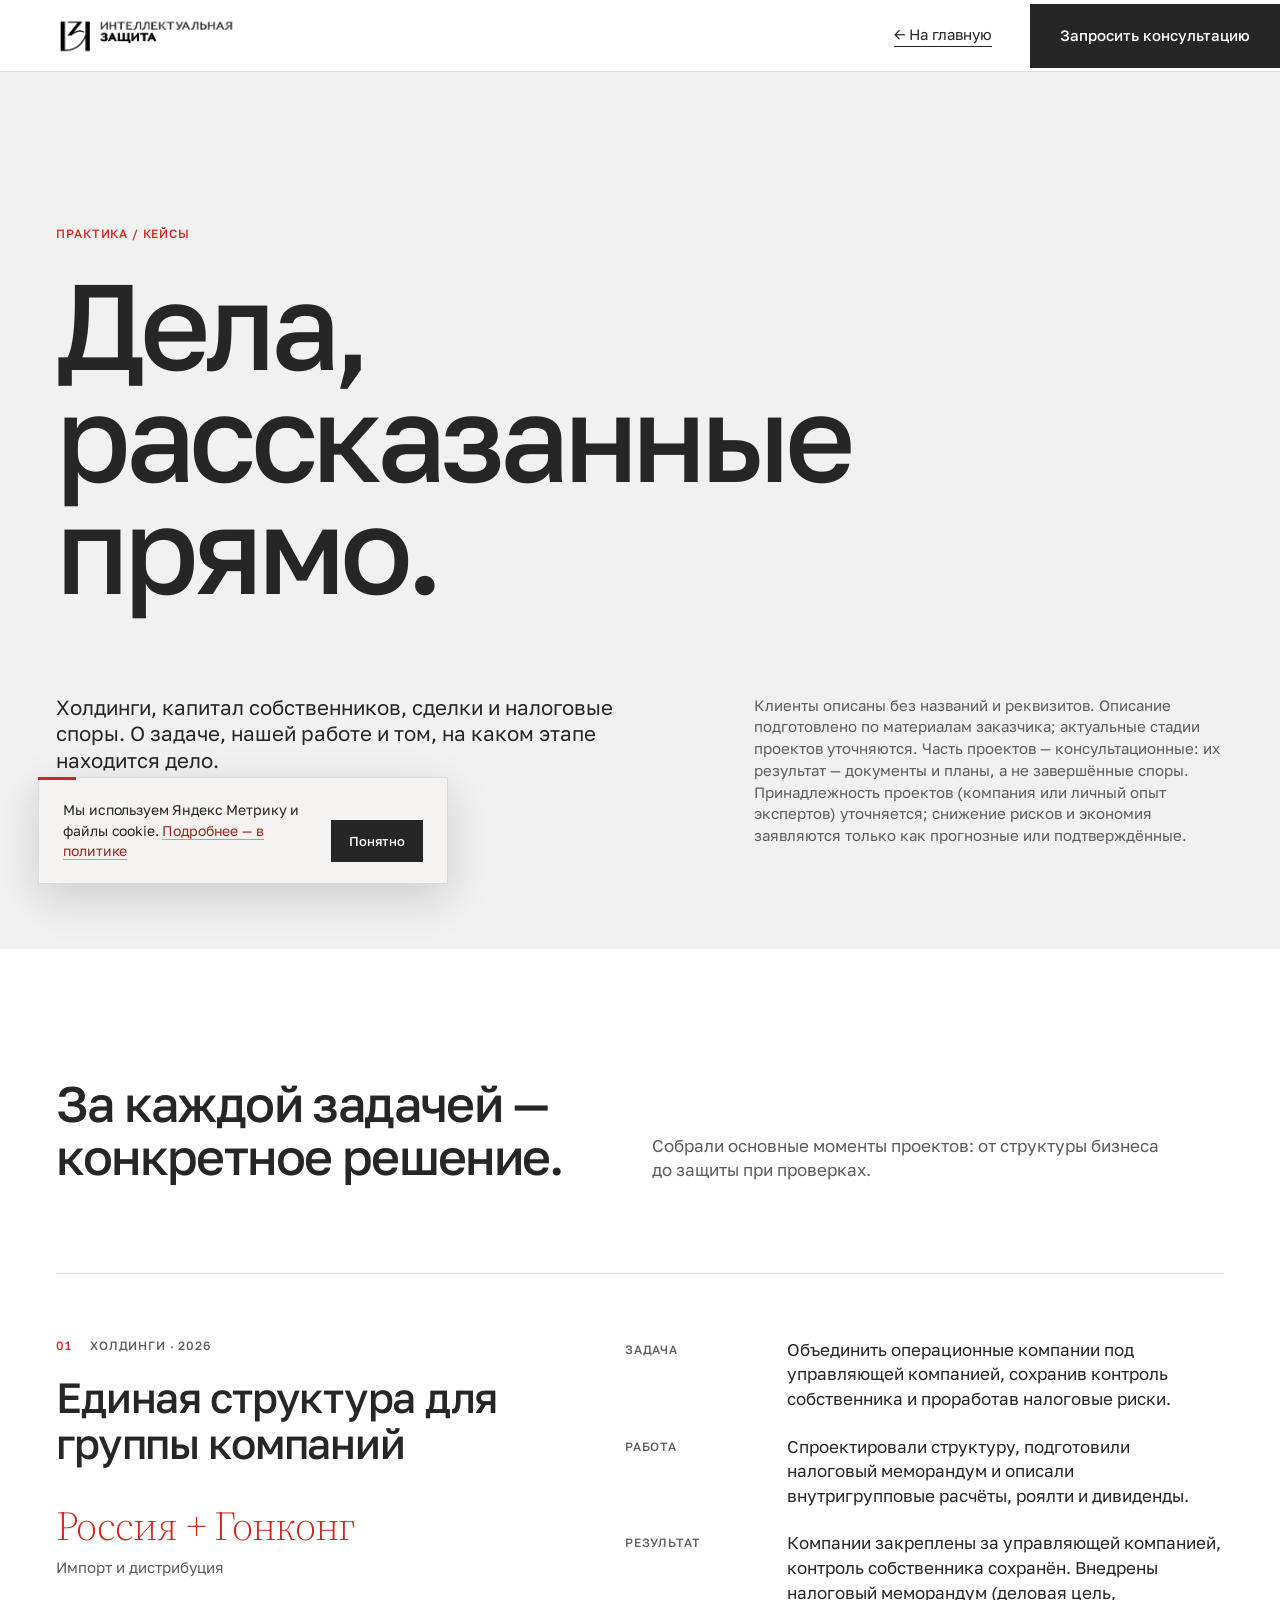
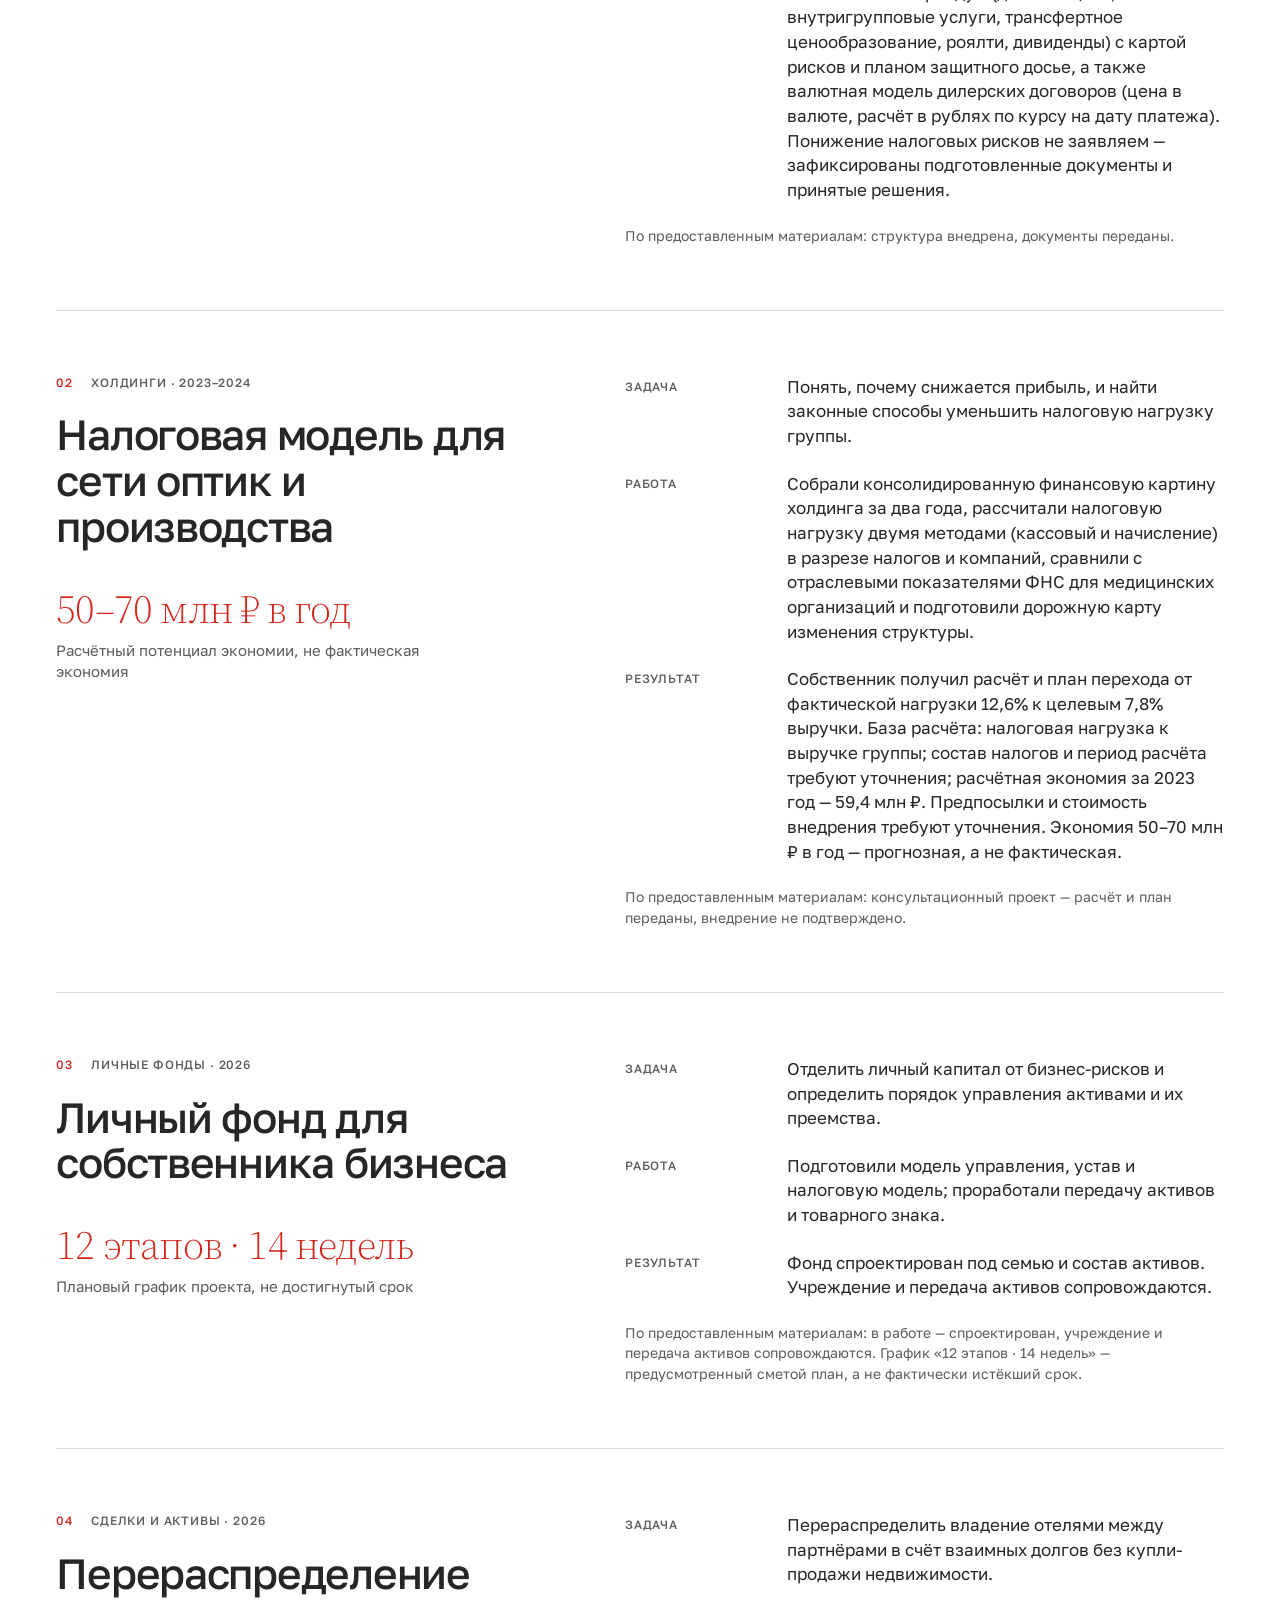
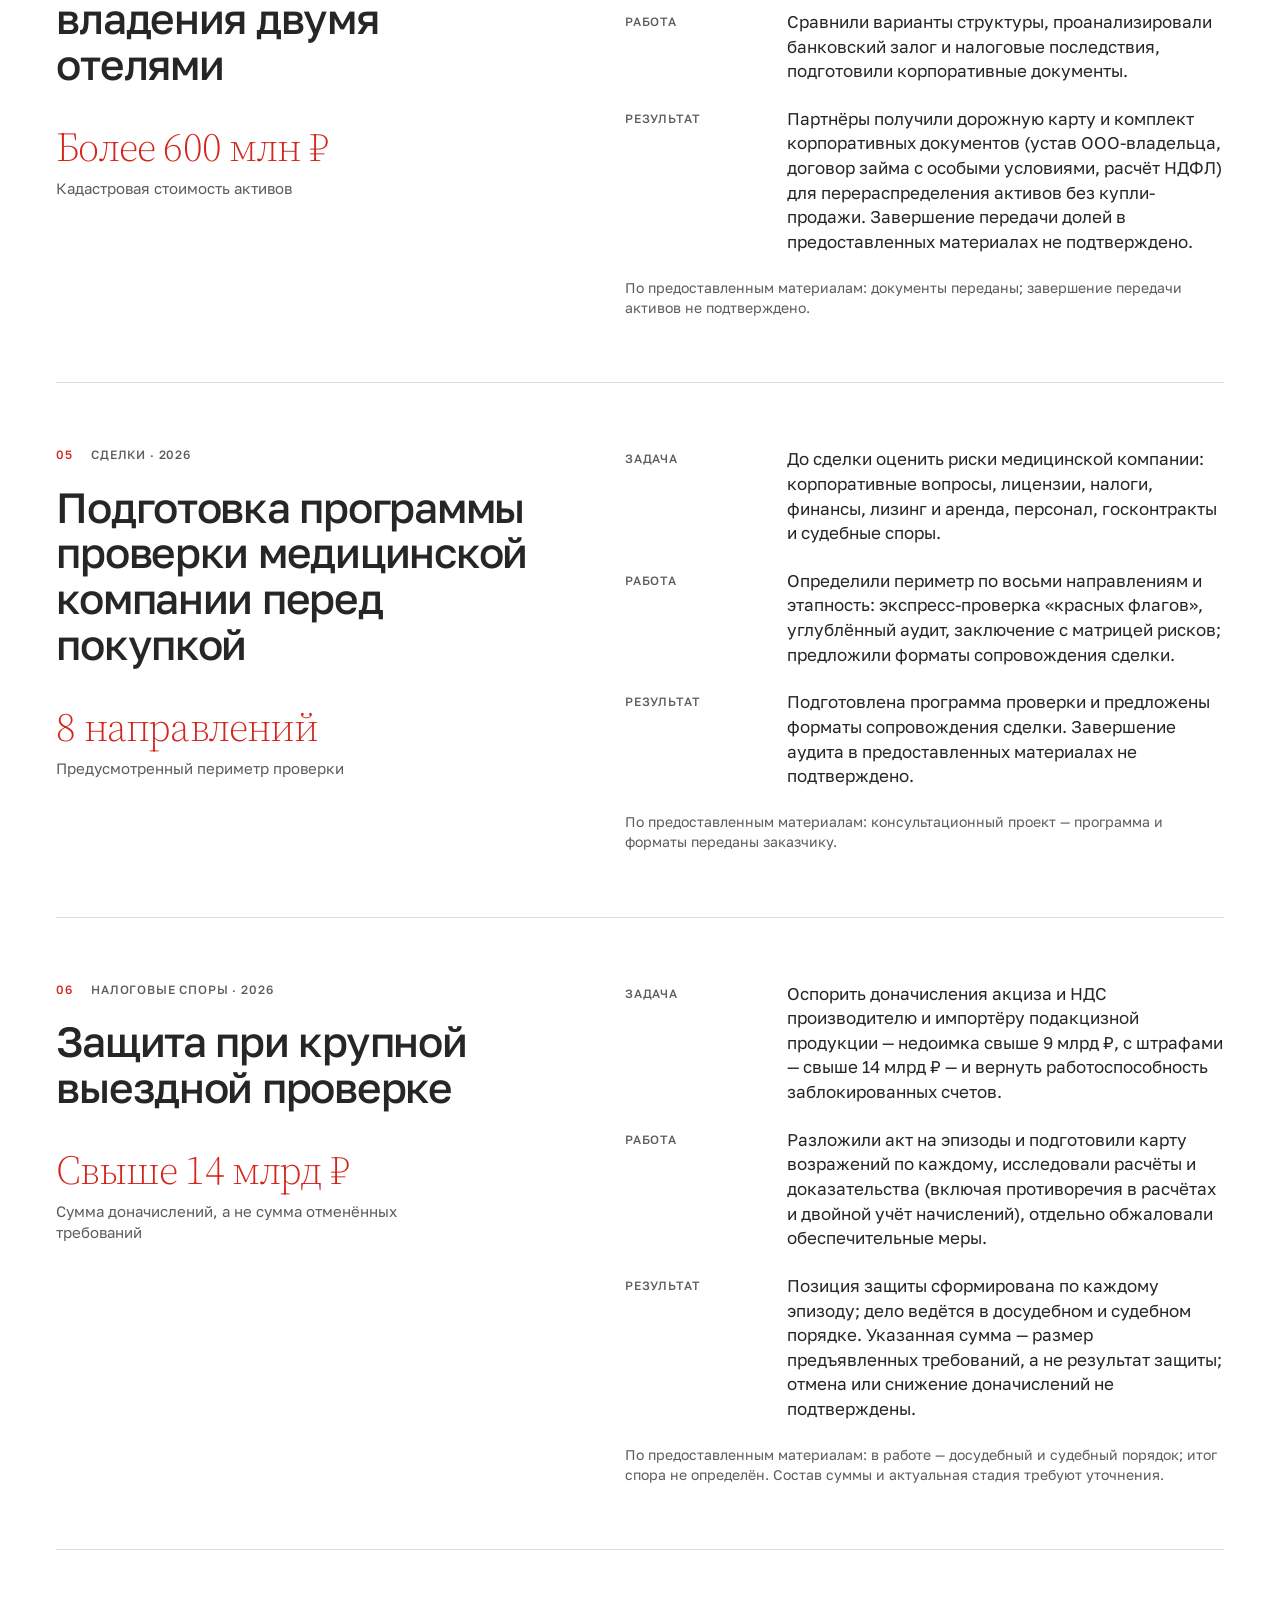
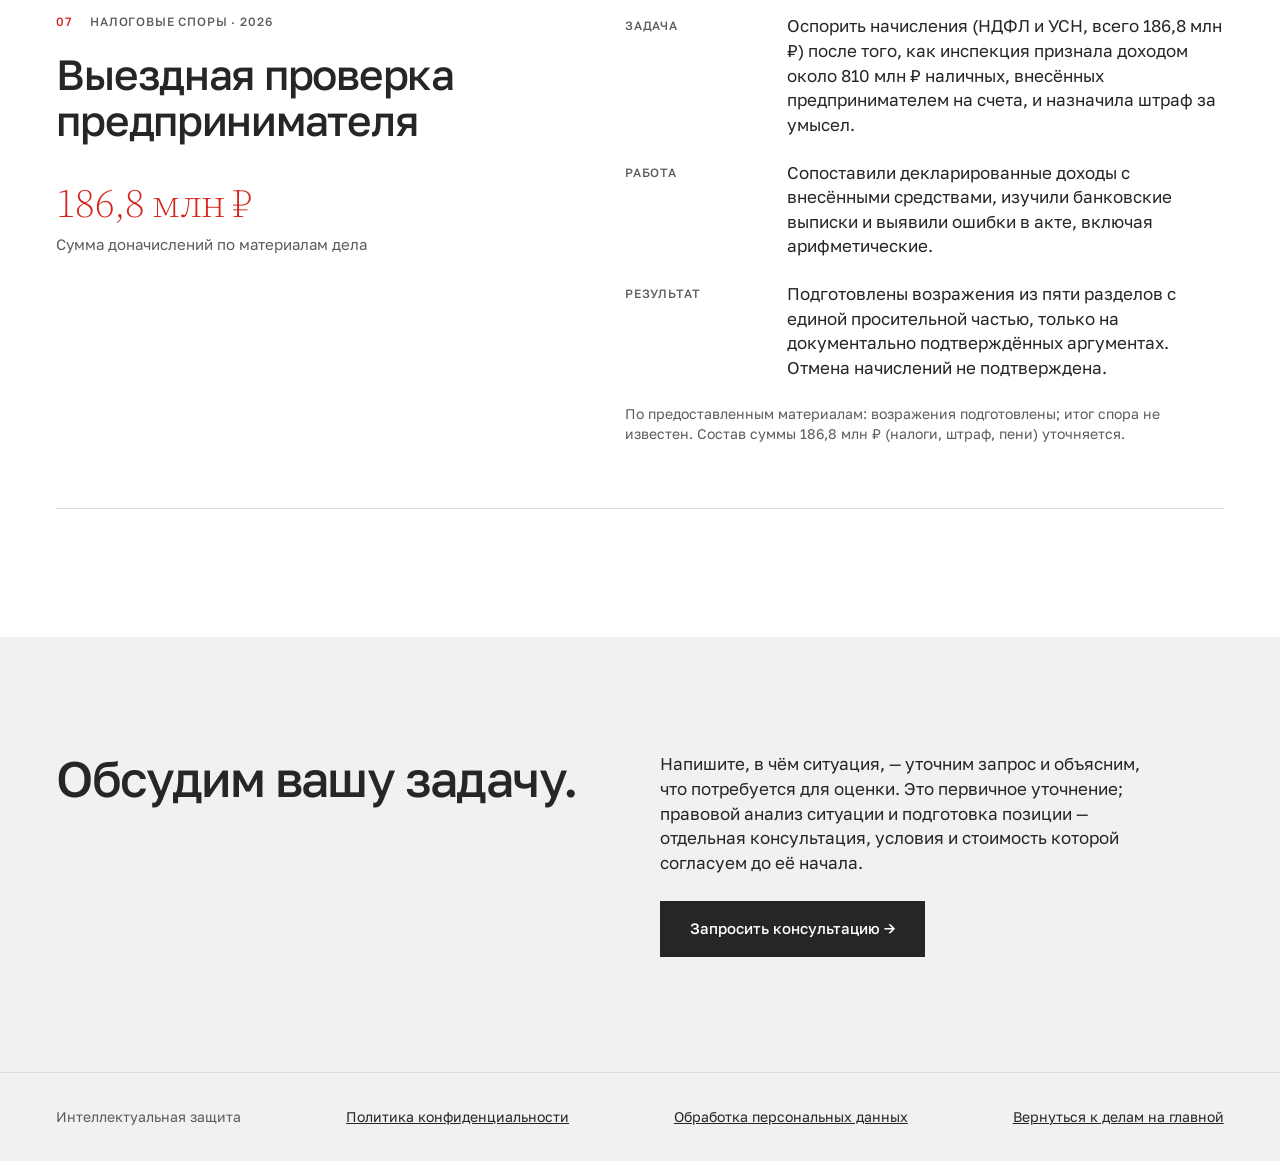
<file: cases.html>
<!doctype html><html lang="ru"><head><meta charset="utf-8"><meta name="viewport" content="width=device-width, initial-scale=1"><title>Кейсы — Интеллектуальная защита</title><meta name="description" content="Холдинги, личные фонды, сделки и налоговые проверки — кейсы юридической компании."><link rel="preconnect" href="https://fonts.googleapis.com"><link rel="preconnect" href="https://fonts.gstatic.com" crossorigin><link href="https://fonts.googleapis.com/css2?family=Golos+Text:wght@400;500&family=Source+Serif+4:opsz,wght@8..60,300&display=swap" rel="stylesheet"><style>
:root{--ink:#262626;--red:#d3271d;--grey:#5c5c5c;--line:#dcdcdc;--paper:#f1f1f1;--space:clamp(20px,4.4vw,64px)}*{box-sizing:border-box}html{scroll-behavior:smooth}body{margin:0;color:var(--ink);background:#fff;font:400 17px/1.45 "Golos Text",Arial,sans-serif;-webkit-font-smoothing:antialiased}h1,h2,h3,p{margin:0}a{color:inherit}a:focus-visible{outline:2px solid var(--red);outline-offset:5px}
.nav{min-height:64px;display:flex;align-items:stretch;justify-content:space-between;border-bottom:1px solid var(--line);background:#fff}.nav__logo{display:flex;align-items:center;gap:12px;padding:16px var(--space);text-decoration:none;font-size:15px;font-weight:500;letter-spacing:.3em;text-transform:uppercase}.nav__mark{width:11px;height:11px;flex:none;background:var(--red)}.nav__right{display:flex;align-items:center;gap:clamp(22px,3vw,45px)}.nav__back{font-size:15px;text-decoration:none;border-bottom:1px solid currentColor}.btn{position:relative;isolation:isolate;display:inline-flex;align-items:center;justify-content:center;min-height:56px;padding:0 30px;background:var(--ink);color:white;text-decoration:none;font-size:15px;font-weight:500;overflow:hidden}.btn:before{content:"";position:absolute;inset:0;z-index:-1;background:var(--red);clip-path:inset(100% 0 0);transition:clip-path .55s cubic-bezier(.7,0,.2,1)}@media(hover:hover){.btn:hover:before{clip-path:inset(0)}}.nav .btn{min-height:64px}
.hero{padding:clamp(90px,12vw,175px) var(--space) clamp(72px,8vw,120px);background:var(--paper)}.hero__eyebrow,.eyebrow{font-size:12px;font-weight:500;line-height:1.3;letter-spacing:.07em;text-transform:uppercase}.hero__eyebrow{color:var(--red);margin-bottom:28px}.hero h1{max-width:1100px;font-size:clamp(56px,9.5vw,140px);font-weight:500;line-height:.92;letter-spacing:-.045em}.hero__bottom{display:grid;grid-template-columns:1fr 1fr;gap:30px;margin-top:clamp(45px,7vw,100px)}.hero__lead{max-width:570px;font-size:clamp(19px,1.6vw,22px);line-height:1.3}.hero__note{max-width:470px;color:var(--grey);font-size:15px;align-self:end;justify-self:end}
.cases{padding:clamp(84px,10vw,150px) var(--space)}.cases__intro{display:grid;grid-template-columns:1fr 1fr;gap:24px;margin-bottom:clamp(50px,7vw,100px)}.cases__intro h2,.end h2{font-size:clamp(30px,3.9vw,56px);font-weight:500;line-height:1.06;letter-spacing:-.032em}.cases__intro p{max-width:520px;align-self:end;color:var(--grey)}.case{display:grid;grid-template-columns:minmax(0,1fr) minmax(0,1.25fr);gap:35px clamp(32px,7vw,110px);padding:clamp(36px,5vw,72px) 0;border-top:1px solid var(--line)}.case:last-child{border-bottom:1px solid var(--line)}.case__meta{display:flex;align-items:center;gap:18px;color:var(--grey);margin-bottom:22px}.case__number{color:var(--red)}.case h3{max-width:650px;font-size:clamp(28px,3.3vw,47px);font-weight:500;line-height:1.08;letter-spacing:-.03em}.case__stat{margin-top:clamp(25px,3vw,40px);font-family:"Source Serif 4",Georgia,serif;font-size:clamp(29px,3.2vw,46px);font-weight:300;line-height:1.05;letter-spacing:-.02em;color:var(--red)}.case__stat-note{max-width:420px;margin-top:9px;color:var(--grey);font-size:15px}.case__body{display:grid;align-content:start;gap:23px}.case__part{display:grid;grid-template-columns:minmax(90px,.33fr) minmax(0,1fr);gap:18px}.case__part .eyebrow{color:var(--grey);padding-top:4px}.case__part p{max-width:620px}.case__status{color:var(--grey);font-size:14px}
.end{display:grid;grid-template-columns:1fr 1fr;gap:40px;padding:clamp(70px,9vw,130px) var(--space);background:var(--paper)}.end__content{display:grid;gap:25px;justify-items:start;align-content:end}.end__content p{max-width:490px}.footer{display:flex;justify-content:space-between;gap:20px;flex-wrap:wrap;padding:34px var(--space);background:var(--paper);border-top:1px solid var(--line);font-size:14px;color:var(--grey)}.footer a{color:var(--ink)}
@media(max-width:760px){.nav__logo{font-size:11px;letter-spacing:.14em;padding-right:12px}.nav__right{gap:0}.nav__back{margin-right:var(--space);white-space:nowrap}.nav .btn{display:none}.hero{padding-top:90px}.hero h1{font-size:clamp(48px,12vw,70px)}.hero__bottom,.cases__intro,.case,.end{grid-template-columns:minmax(0,1fr)}.hero__note{justify-self:start}.case{gap:30px}.case__part{grid-template-columns:1fr;gap:8px}.case__part .eyebrow{padding:0}.case__body{gap:20px}}@media(prefers-reduced-motion:reduce){html{scroll-behavior:auto}.btn:before{transition:none}}
</style><link rel="stylesheet" href="assets/cookie-notice.css?v=20261111d">
</head><body><header class="nav"><a class="nav__logo" href="index.html" aria-label="Интеллектуальная защита — главная"><img src="assets/trademark-black-white.png?v=20261113" alt="Интеллектуальная защита" width="381" height="83" style="display:block;width:min(180px,45vw);height:auto"></a><div class="nav__right"><a class="nav__back" href="index.html#matters">← На главную</a><a class="btn" href="index.html#consultation">Запросить консультацию</a></div></header><main><section class="hero"><p class="hero__eyebrow">Практика / Кейсы</p><h1>Дела, рассказанные прямо.</h1><div class="hero__bottom"><p class="hero__lead">Холдинги, капитал собственников, сделки и налоговые споры. О задаче, нашей работе и том, на каком этапе находится дело.</p><p class="hero__note">Клиенты описаны без названий и реквизитов. Описание подготовлено по материалам заказчика; актуальные стадии проектов уточняются. Часть проектов — консультационные: их результат — документы и планы, а не завершённые споры. Принадлежность проектов (компания или личный опыт экспертов) уточняется; снижение рисков и экономия заявляются только как прогнозные или подтверждённые.</p></div></section><section class="cases" aria-labelledby="cases-title"><div class="cases__intro"><h2 id="cases-title">За каждой задачей — конкретное решение.</h2><p>Собрали основные моменты проектов: от структуры бизнеса до защиты при проверках.</p></div><article class="case"><div><div class="case__meta eyebrow"><span class="case__number">01</span><span>Холдинги · 2026</span></div><h3>Единая структура для группы компаний</h3><p class="case__stat">Россия + Гонконг</p><p class="case__stat-note">Импорт и дистрибуция</p></div><div class="case__body"><div class="case__part"><span class="eyebrow">Задача</span><p>Объединить операционные компании под управляющей компанией, сохранив контроль собственника и проработав налоговые риски.</p></div><div class="case__part"><span class="eyebrow">Работа</span><p>Спроектировали структуру, подготовили налоговый меморандум и описали внутригрупповые расчёты, роялти и дивиденды.</p></div><div class="case__part"><span class="eyebrow">Результат</span><p>Компании закреплены за управляющей компанией, контроль собственника сохранён. Внедрены налоговый меморандум (деловая цель, внутригрупповые услуги, трансфертное ценообразование, роялти, дивиденды) с картой рисков и планом защитного досье, а также валютная модель дилерских договоров (цена в валюте, расчёт в рублях по курсу на дату платежа). Понижение налоговых рисков не заявляем — зафиксированы подготовленные документы и принятые решения.</p></div><p class="case__status">По предоставленным материалам: структура внедрена, документы переданы.</p></div></article>
<article class="case"><div><div class="case__meta eyebrow"><span class="case__number">02</span><span>Холдинги · 2023–2024</span></div><h3>Налоговая модель для сети оптик и производства</h3><p class="case__stat">50–70 млн ₽ в год</p><p class="case__stat-note">Расчётный потенциал экономии, не фактическая экономия</p></div><div class="case__body"><div class="case__part"><span class="eyebrow">Задача</span><p>Понять, почему снижается прибыль, и найти законные способы уменьшить налоговую нагрузку группы.</p></div><div class="case__part"><span class="eyebrow">Работа</span><p>Собрали консолидированную финансовую картину холдинга за два года, рассчитали налоговую нагрузку двумя методами (кассовый и начисление) в разрезе налогов и компаний, сравнили с отраслевыми показателями ФНС для медицинских организаций и подготовили дорожную карту изменения структуры.</p></div><div class="case__part"><span class="eyebrow">Результат</span><p>Собственник получил расчёт и план перехода от фактической нагрузки 12,6% к целевым 7,8% выручки. База расчёта: налоговая нагрузка к выручке группы; состав налогов и период расчёта требуют уточнения; расчётная экономия за 2023 год — 59,4 млн ₽. Предпосылки и стоимость внедрения требуют уточнения. Экономия 50–70 млн ₽ в год — прогнозная, а не фактическая.</p></div><p class="case__status">По предоставленным материалам: консультационный проект — расчёт и план переданы, внедрение не подтверждено.</p></div></article>
<article class="case"><div><div class="case__meta eyebrow"><span class="case__number">03</span><span>Личные фонды · 2026</span></div><h3>Личный фонд для собственника бизнеса</h3><p class="case__stat">12 этапов · 14 недель</p><p class="case__stat-note">Плановый график проекта, не достигнутый срок</p></div><div class="case__body"><div class="case__part"><span class="eyebrow">Задача</span><p>Отделить личный капитал от бизнес-рисков и определить порядок управления активами и их преемства.</p></div><div class="case__part"><span class="eyebrow">Работа</span><p>Подготовили модель управления, устав и налоговую модель; проработали передачу активов и товарного знака.</p></div><div class="case__part"><span class="eyebrow">Результат</span><p>Фонд спроектирован под семью и состав активов. Учреждение и передача активов сопровождаются.</p></div><p class="case__status">По предоставленным материалам: в работе — спроектирован, учреждение и передача активов сопровождаются. График «12 этапов · 14 недель» — предусмотренный сметой план, а не фактически истёкший срок.</p></div></article>
<article class="case"><div><div class="case__meta eyebrow"><span class="case__number">04</span><span>Сделки и активы · 2026</span></div><h3>Перераспределение владения двумя отелями</h3><p class="case__stat">Более 600 млн ₽</p><p class="case__stat-note">Кадастровая стоимость активов</p></div><div class="case__body"><div class="case__part"><span class="eyebrow">Задача</span><p>Перераспределить владение отелями между партнёрами в счёт взаимных долгов без купли-продажи недвижимости.</p></div><div class="case__part"><span class="eyebrow">Работа</span><p>Сравнили варианты структуры, проанализировали банковский залог и налоговые последствия, подготовили корпоративные документы.</p></div><div class="case__part"><span class="eyebrow">Результат</span><p>Партнёры получили дорожную карту и комплект корпоративных документов (устав ООО-владельца, договор займа с особыми условиями, расчёт НДФЛ) для перераспределения активов без купли-продажи. Завершение передачи долей в предоставленных материалах не подтверждено.</p></div><p class="case__status">По предоставленным материалам: документы переданы; завершение передачи активов не подтверждено.</p></div></article>
<article class="case"><div><div class="case__meta eyebrow"><span class="case__number">05</span><span>Сделки · 2026</span></div><h3>Подготовка программы проверки медицинской компании перед покупкой</h3><p class="case__stat">8 направлений</p><p class="case__stat-note">Предусмотренный периметр проверки</p></div><div class="case__body"><div class="case__part"><span class="eyebrow">Задача</span><p>До сделки оценить риски медицинской компании: корпоративные вопросы, лицензии, налоги, финансы, лизинг и аренда, персонал, госконтракты и судебные споры.</p></div><div class="case__part"><span class="eyebrow">Работа</span><p>Определили периметр по восьми направлениям и этапность: экспресс-проверка «красных флагов», углублённый аудит, заключение с матрицей рисков; предложили форматы сопровождения сделки.</p></div><div class="case__part"><span class="eyebrow">Результат</span><p>Подготовлена программа проверки и предложены форматы сопровождения сделки. Завершение аудита в предоставленных материалах не подтверждено.</p></div><p class="case__status">По предоставленным материалам: консультационный проект — программа и форматы переданы заказчику.</p></div></article>
<article class="case"><div><div class="case__meta eyebrow"><span class="case__number">06</span><span>Налоговые споры · 2026</span></div><h3>Защита при крупной выездной проверке</h3><p class="case__stat">Свыше 14 млрд ₽</p><p class="case__stat-note">Сумма доначислений, а не сумма отменённых требований</p></div><div class="case__body"><div class="case__part"><span class="eyebrow">Задача</span><p>Оспорить доначисления акциза и НДС производителю и импортёру подакцизной продукции — недоимка свыше 9 млрд ₽, с штрафами — свыше 14 млрд ₽ — и вернуть работоспособность заблокированных счетов.</p></div><div class="case__part"><span class="eyebrow">Работа</span><p>Разложили акт на эпизоды и подготовили карту возражений по каждому, исследовали расчёты и доказательства (включая противоречия в расчётах и двойной учёт начислений), отдельно обжаловали обеспечительные меры.</p></div><div class="case__part"><span class="eyebrow">Результат</span><p>Позиция защиты сформирована по каждому эпизоду; дело ведётся в досудебном и судебном порядке. Указанная сумма — размер предъявленных требований, а не результат защиты; отмена или снижение доначислений не подтверждены.</p></div><p class="case__status">По предоставленным материалам: в работе — досудебный и судебный порядок; итог спора не определён. Состав суммы и актуальная стадия требуют уточнения.</p></div></article>
<article class="case"><div><div class="case__meta eyebrow"><span class="case__number">07</span><span>Налоговые споры · 2026</span></div><h3>Выездная проверка предпринимателя</h3><p class="case__stat">186,8 млн ₽</p><p class="case__stat-note">Сумма доначислений по материалам дела</p></div><div class="case__body"><div class="case__part"><span class="eyebrow">Задача</span><p>Оспорить начисления (НДФЛ и УСН, всего 186,8 млн ₽) после того, как инспекция признала доходом около 810 млн ₽ наличных, внесённых предпринимателем на счета, и назначила штраф за умысел.</p></div><div class="case__part"><span class="eyebrow">Работа</span><p>Сопоставили декларированные доходы с внесёнными средствами, изучили банковские выписки и выявили ошибки в акте, включая арифметические.</p></div><div class="case__part"><span class="eyebrow">Результат</span><p>Подготовлены возражения из пяти разделов с единой просительной частью, только на документально подтверждённых аргументах. Отмена начислений не подтверждена.</p></div><p class="case__status">По предоставленным материалам: возражения подготовлены; итог спора не известен. Состав суммы 186,8 млн ₽ (налоги, штраф, пени) уточняется.</p></div></article></section><section class="end"><h2>Обсудим вашу задачу.</h2><div class="end__content"><p>Напишите, в чём ситуация, — уточним запрос и объясним, что потребуется для оценки. Это первичное уточнение; правовой анализ ситуации и подготовка позиции — отдельная консультация, условия и стоимость которой согласуем до её начала.</p><a class="btn" href="index.html#consultation">Запросить консультацию →</a></div></section></main><footer class="footer"><span>Интеллектуальная защита</span><a href="privacy.html">Политика конфиденциальности</a><a href="privacy.html#personal-data">Обработка персональных данных</a><a href="index.html#matters">Вернуться к делам на главной</a></footer><aside class="cookie-notice" data-cookie-notice aria-label="Уведомление о cookies" hidden><p class="cookie-notice__copy">Мы используем Яндекс Метрику и файлы cookie. <a href="privacy.html">Подробнее — в политике</a></p><button class="cookie-notice__button" type="button" data-cookie-close>Понятно</button></aside><script src="assets/cookie-notice.js?v=20261111d" defer></script>
</body></html>
</file>
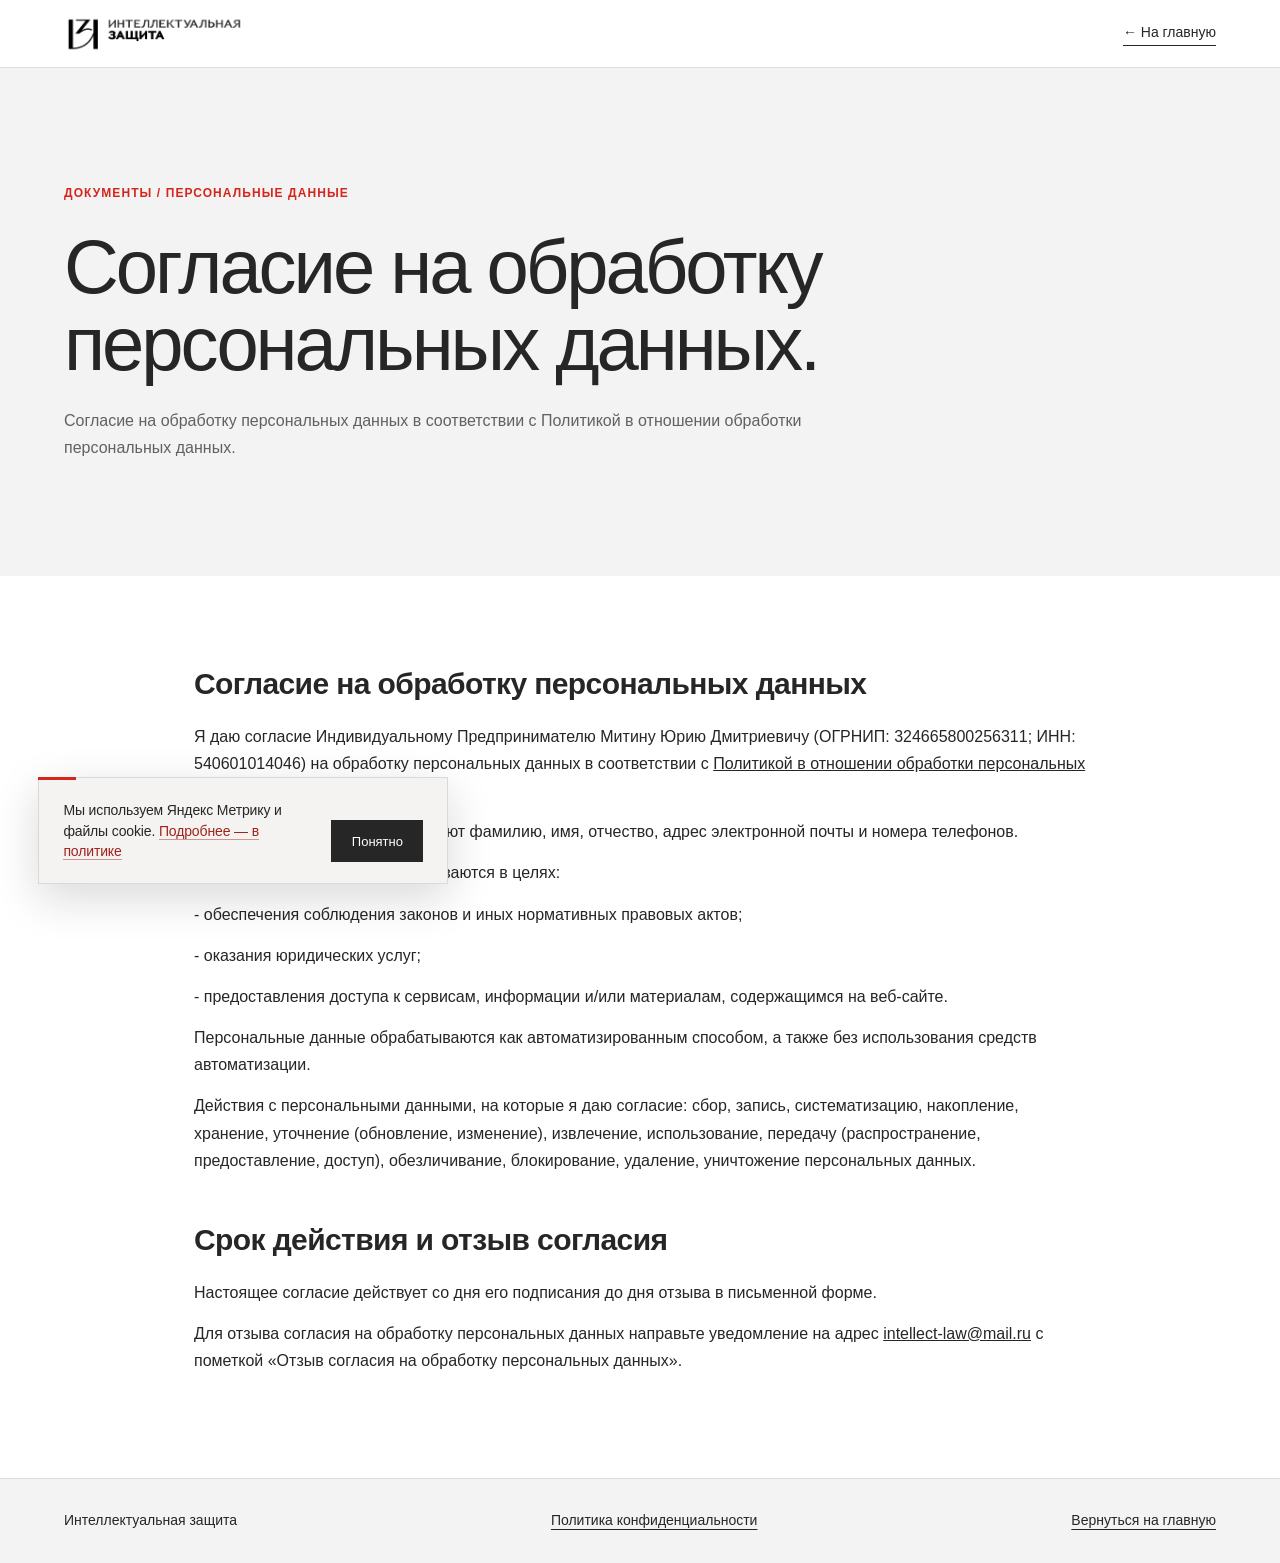
<file: personal-data.html>
<!doctype html>
<html lang="ru">
<head>
<meta charset="utf-8">
<meta name="viewport" content="width=device-width, initial-scale=1">
<title>Согласие на обработку персональных данных — Интеллектуальная защита</title>
<meta name="description" content="Согласие на обработку персональных данных, предоставляемое ИП Митину Юрию Дмитриевичу.">
<style>
:root{--ink:#262626;--red:#d3271d;--muted:#616161;--line:#ddd;--paper:#f3f3f3;--space:clamp(22px,5vw,70px)}*{box-sizing:border-box}body{margin:0;background:#fff;color:var(--ink);font:16px/1.7 Arial,sans-serif}a{color:inherit}a:focus-visible{outline:2px solid var(--red);outline-offset:4px}.bar{display:flex;align-items:center;justify-content:space-between;gap:20px;padding:14px var(--space);border-bottom:1px solid var(--line)}.bar img{display:block;width:min(180px,45vw);height:auto}.back{font-size:14px;text-decoration:none;border-bottom:1px solid}.hero{background:var(--paper);padding:clamp(64px,9vw,125px) var(--space)}.eyebrow{font-size:12px;letter-spacing:.09em;text-transform:uppercase;color:var(--red);font-weight:700}h1{font-size:clamp(38px,6vw,76px);letter-spacing:-.04em;line-height:1.02;max-width:1000px;font-weight:500;margin:24px 0}.hero p{max-width:760px;margin:0;color:var(--muted)}.layout{max-width:1020px;margin:auto;padding:clamp(50px,7vw,105px) var(--space)}.document h2{font-size:clamp(23px,2.4vw,30px);line-height:1.22;letter-spacing:-.02em;margin:48px 0 20px}.document h2:first-child{margin-top:0}.document p{margin:0 0 14px;overflow-wrap:anywhere}.document .doc-item{padding-left:18px;text-indent:-18px}.document .document__title{font-size:clamp(23px,2.4vw,30px)}.foot{padding:30px var(--space);background:var(--paper);border-top:1px solid var(--line);font-size:14px;display:flex;flex-wrap:wrap;gap:18px;justify-content:space-between}.foot a{text-underline-offset:4px}@media(max-width:600px){.hero{padding-top:70px}.layout{padding-top:45px}.bar{gap:10px}.back{white-space:nowrap}}
</style>
<link rel="stylesheet" href="assets/cookie-notice.css?v=20261111d">
</head>
<body>
<header class="bar"><a href="index.html" aria-label="На главную"><img src="assets/trademark-black-white.png?v=20261113" width="381" height="83" alt="Интеллектуальная защита"></a><a class="back" href="index.html">← На главную</a></header>
<main><section class="hero"><div class="eyebrow">Документы / Персональные данные</div><h1>Согласие на обработку персональных данных.</h1><p>Согласие на обработку персональных данных в соответствии с Политикой в отношении обработки персональных данных.</p></section>
<div class="layout"><article class="document">
<h2 class="document__title">Согласие на обработку персональных данных</h2>
<p>Я даю согласие Индивидуальному Предпринимателю Митину Юрию Дмитриевичу (ОГРНИП: 324665800256311; ИНН: 540601014046) на обработку персональных данных в соответствии с <a href="privacy.html">Политикой в отношении обработки персональных данных</a>.</p>
<p>Обрабатываемые данные включают фамилию, имя, отчество, адрес электронной почты и номера телефонов.</p>
<p>Персональные данные обрабатываются в целях:</p>
<p class="doc-item">- обеспечения соблюдения законов и иных нормативных правовых актов;</p>
<p class="doc-item">- оказания юридических услуг;</p>
<p class="doc-item">- предоставления доступа к сервисам, информации и/или материалам, содержащимся на веб-сайте.</p>
<p>Персональные данные обрабатываются как автоматизированным способом, а также без использования средств автоматизации.</p>
<p>Действия с персональными данными, на которые я даю согласие: сбор, запись, систематизацию, накопление, хранение, уточнение (обновление, изменение), извлечение, использование, передачу (распространение, предоставление, доступ), обезличивание, блокирование, удаление, уничтожение персональных данных.</p>
<h2>Срок действия и отзыв согласия</h2>
<p>Настоящее согласие действует со дня его подписания до дня отзыва в письменной форме.</p>
<p>Для отзыва согласия на обработку персональных данных направьте уведомление на адрес <a href="mailto:intellect-law@mail.ru">intellect-law@mail.ru</a> с пометкой «Отзыв согласия на обработку персональных данных».</p>
</article></div></main>
<footer class="foot"><span>Интеллектуальная защита</span><a href="privacy.html">Политика конфиденциальности</a><a href="index.html">Вернуться на главную</a></footer>
<aside class="cookie-notice" data-cookie-notice aria-label="Уведомление о cookies" hidden><p class="cookie-notice__copy">Мы используем Яндекс Метрику и файлы cookie. <a href="privacy.html">Подробнее — в политике</a></p><button class="cookie-notice__button" type="button" data-cookie-close>Понятно</button></aside><script src="assets/cookie-notice.js?v=20261111d" defer></script>
</body></html>
</file>
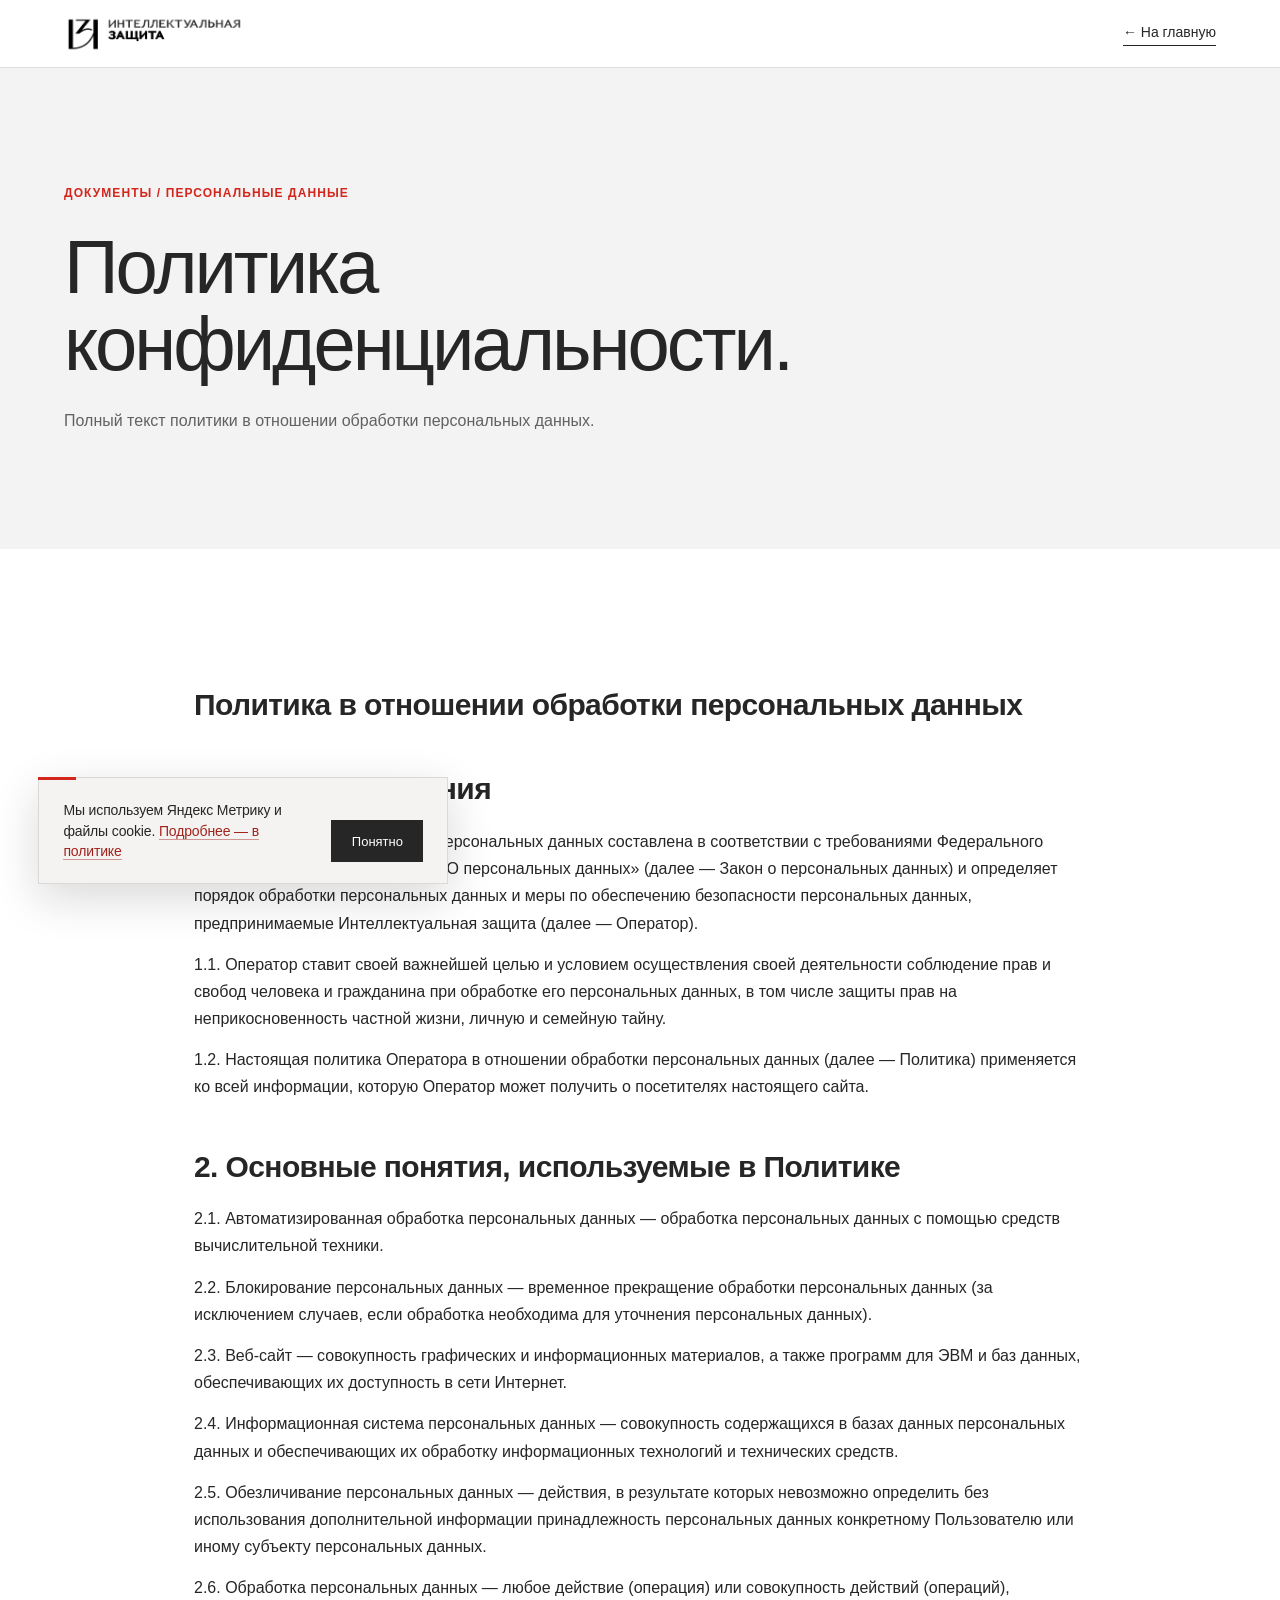
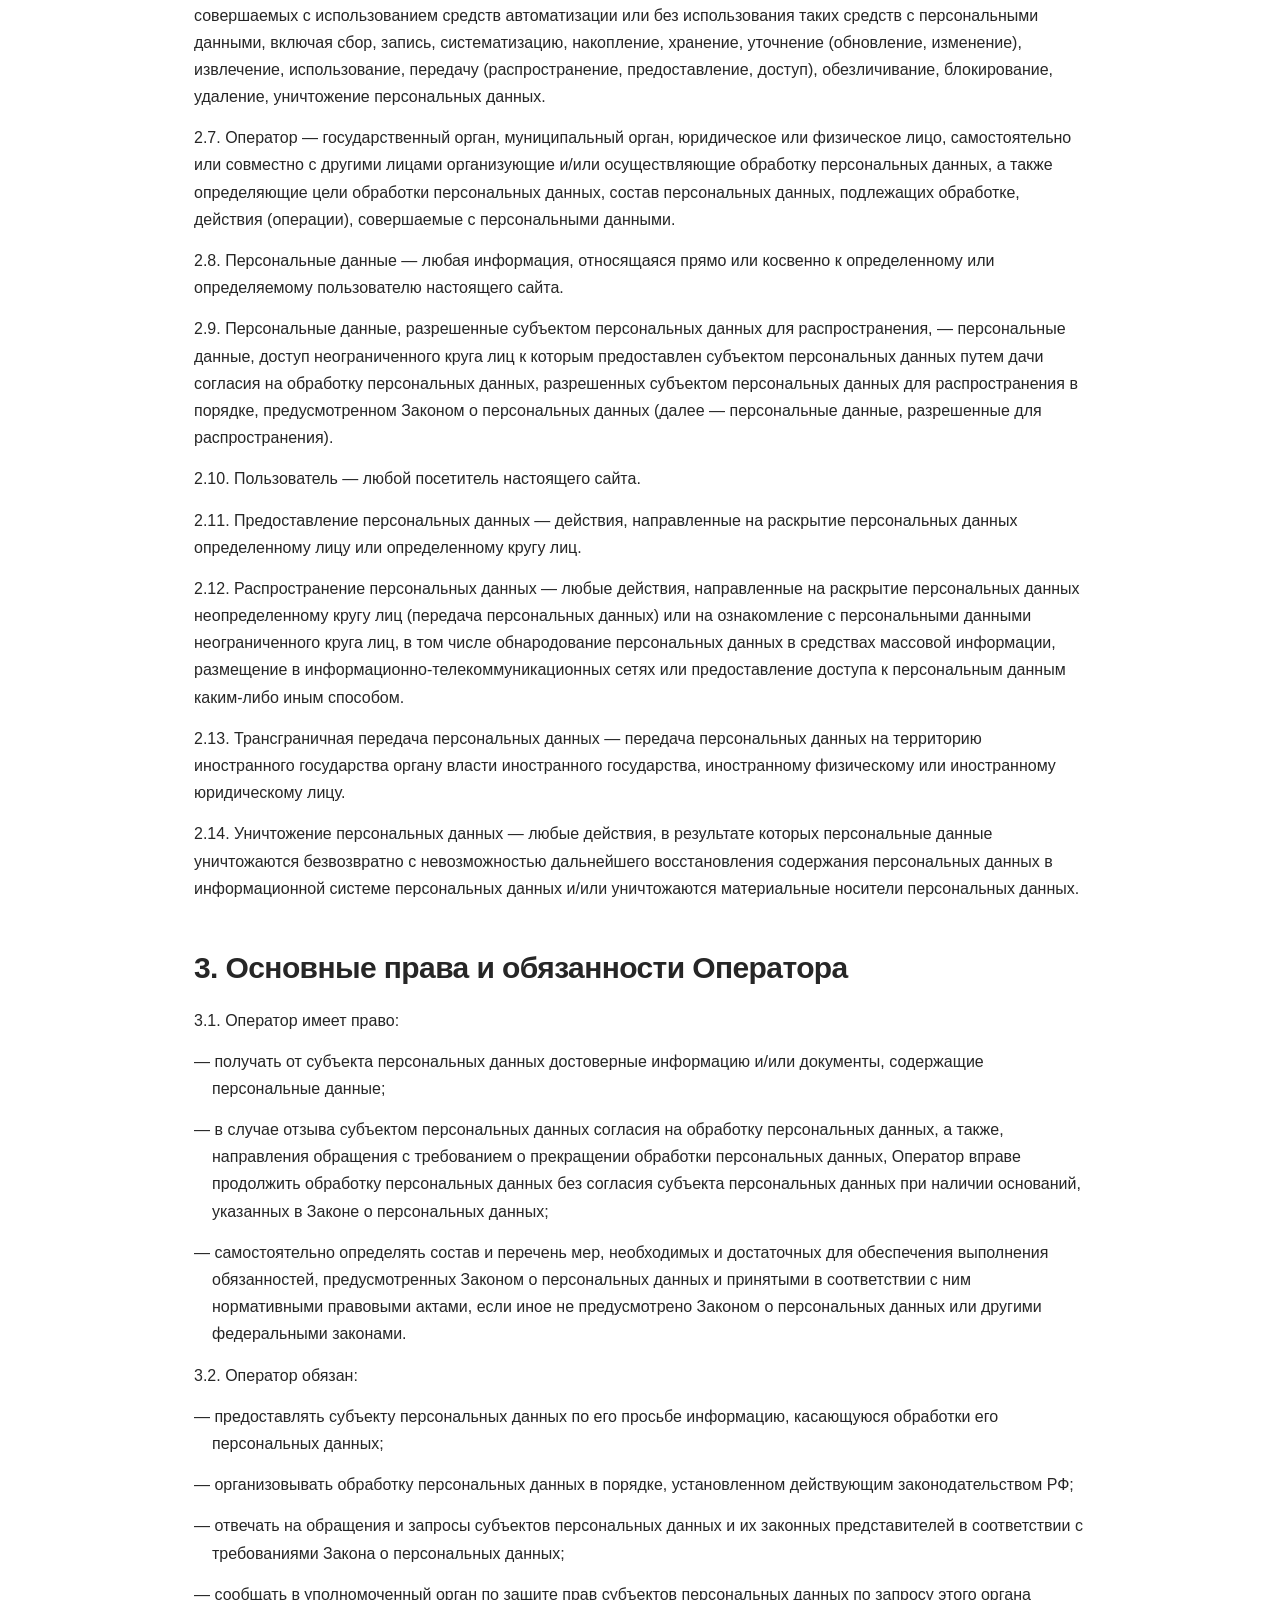
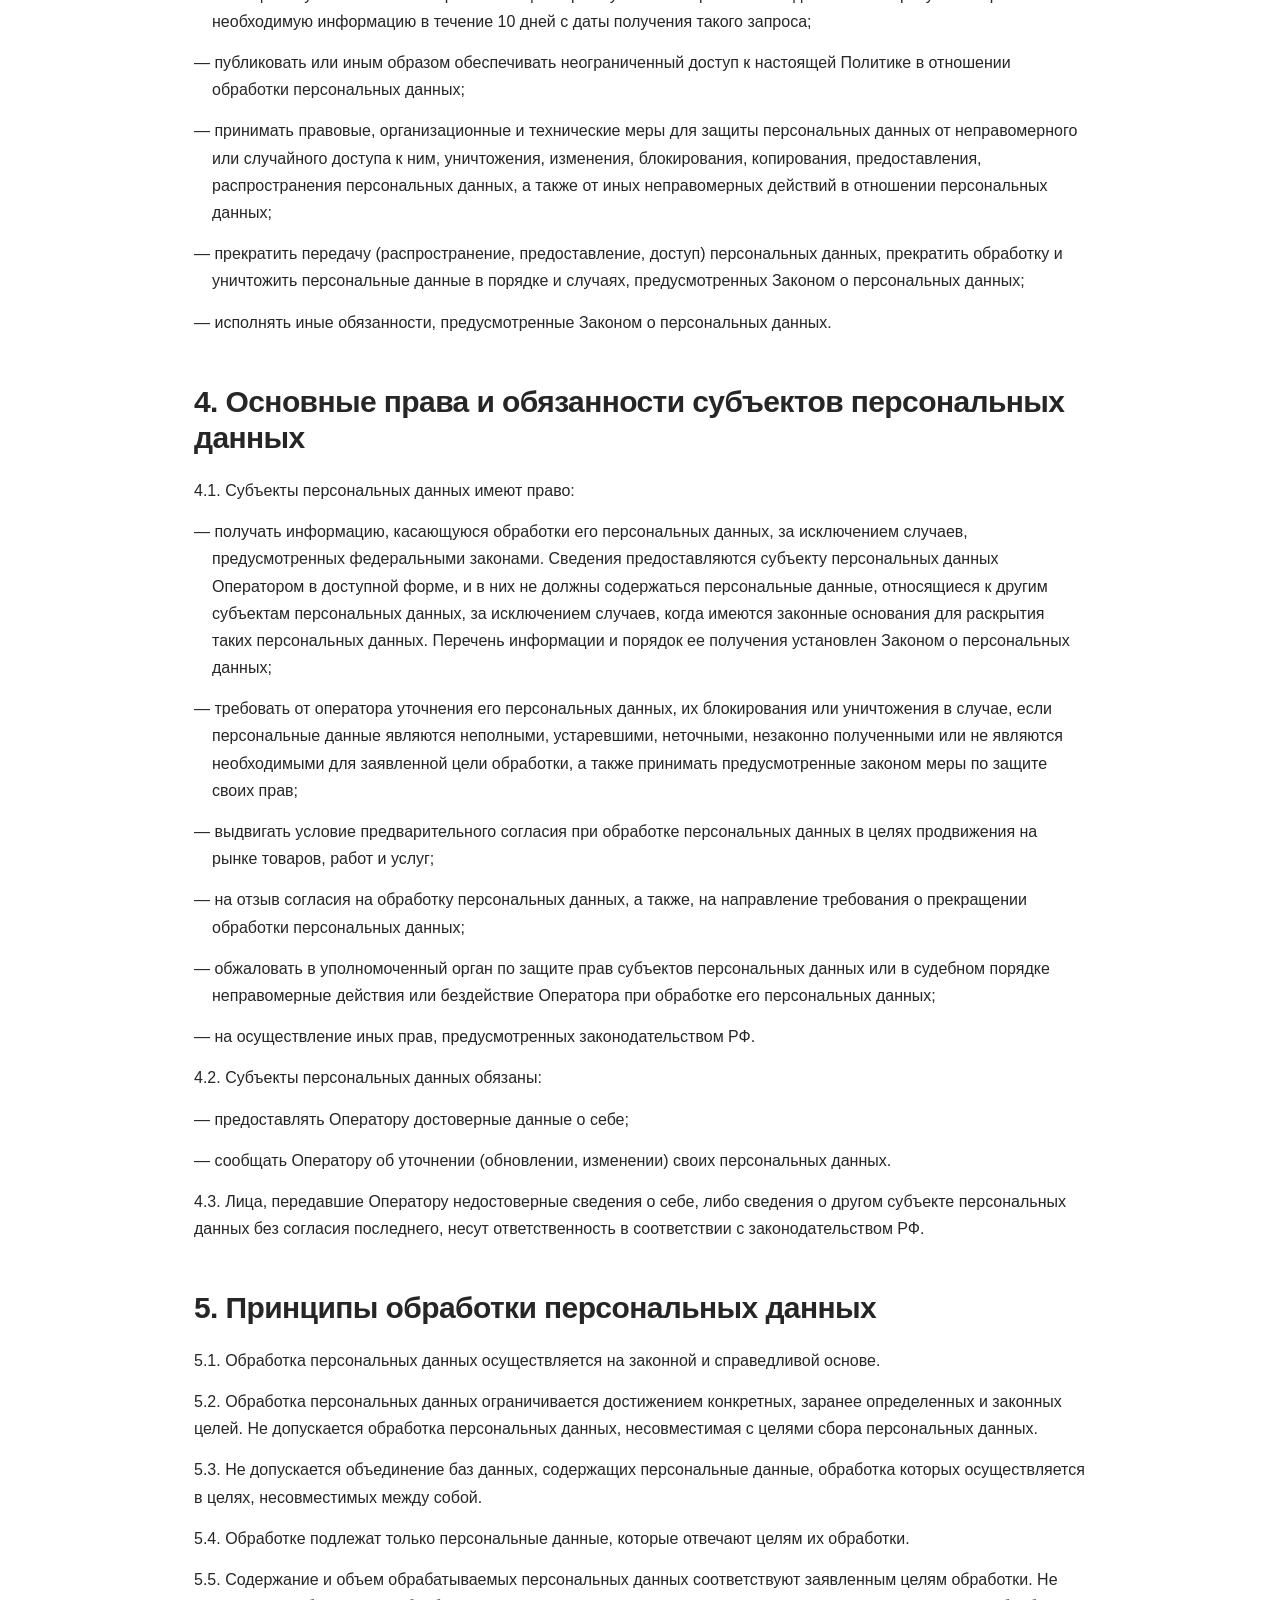
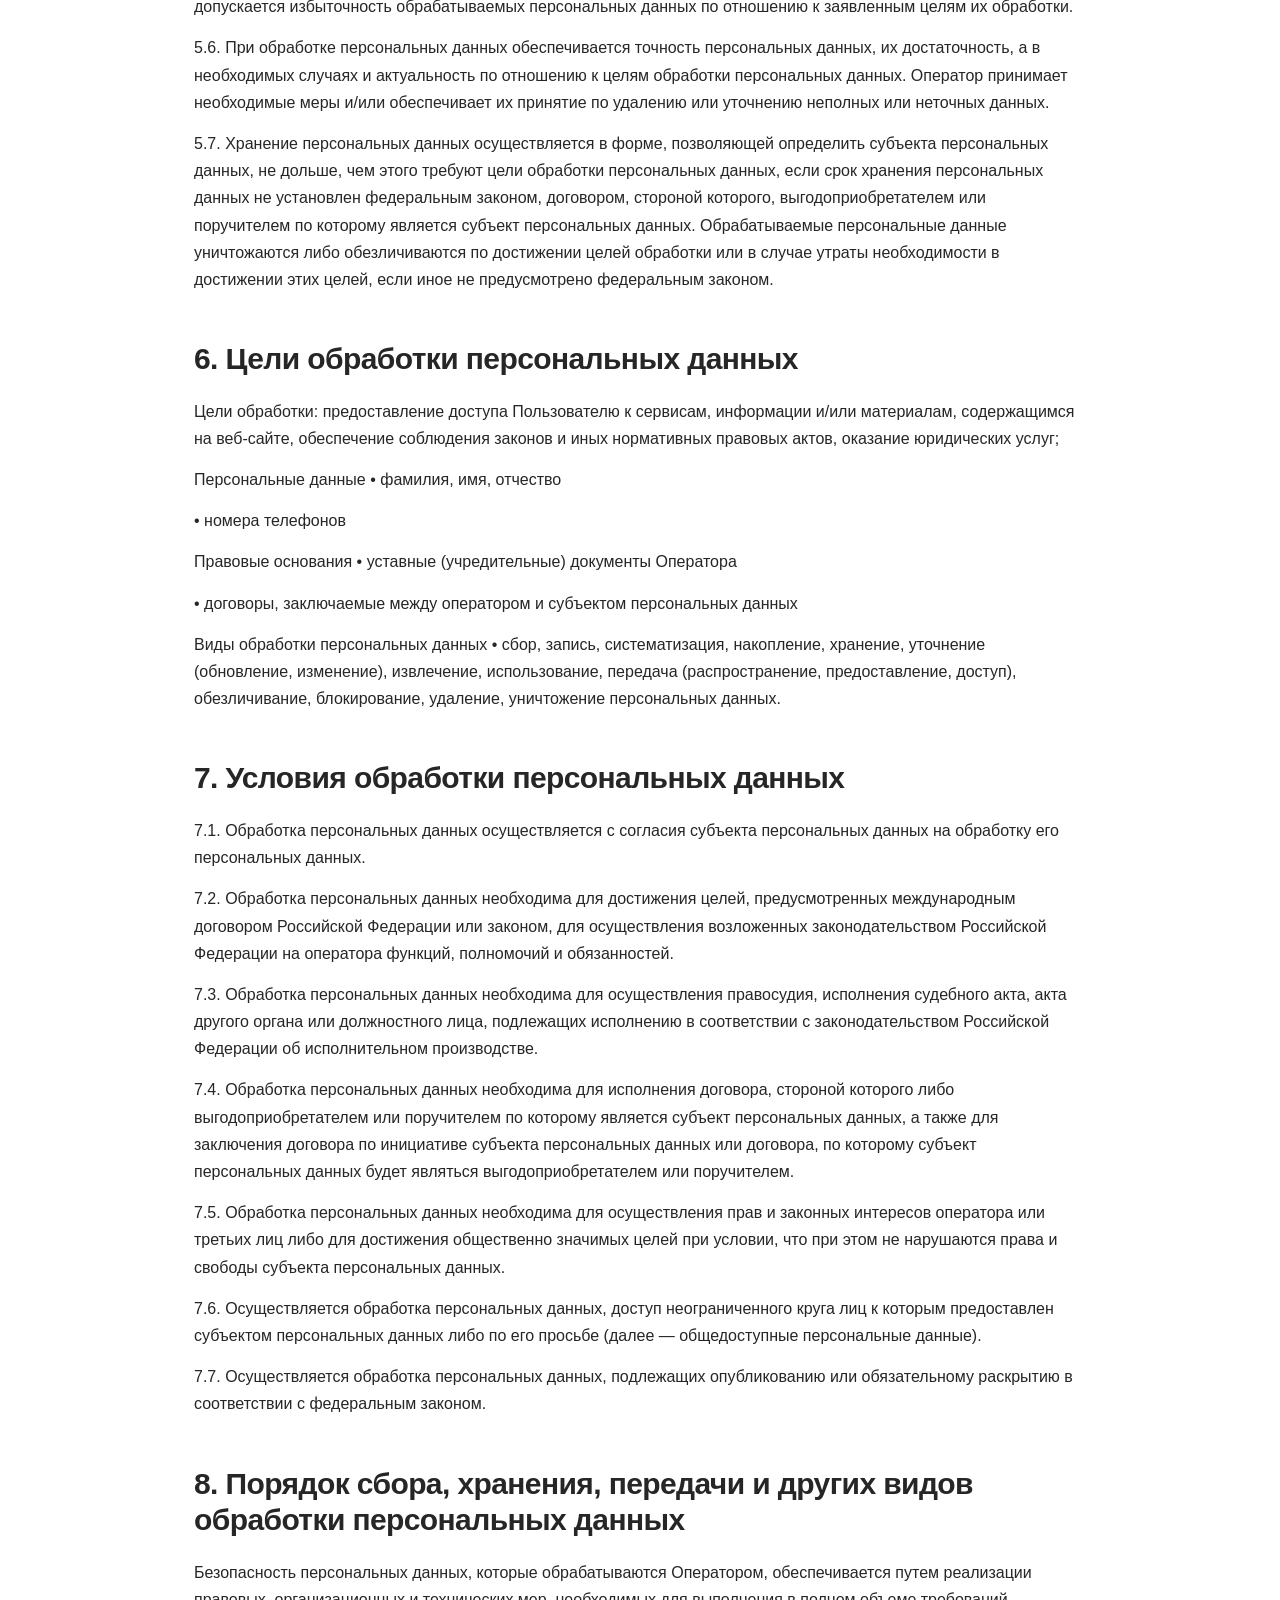
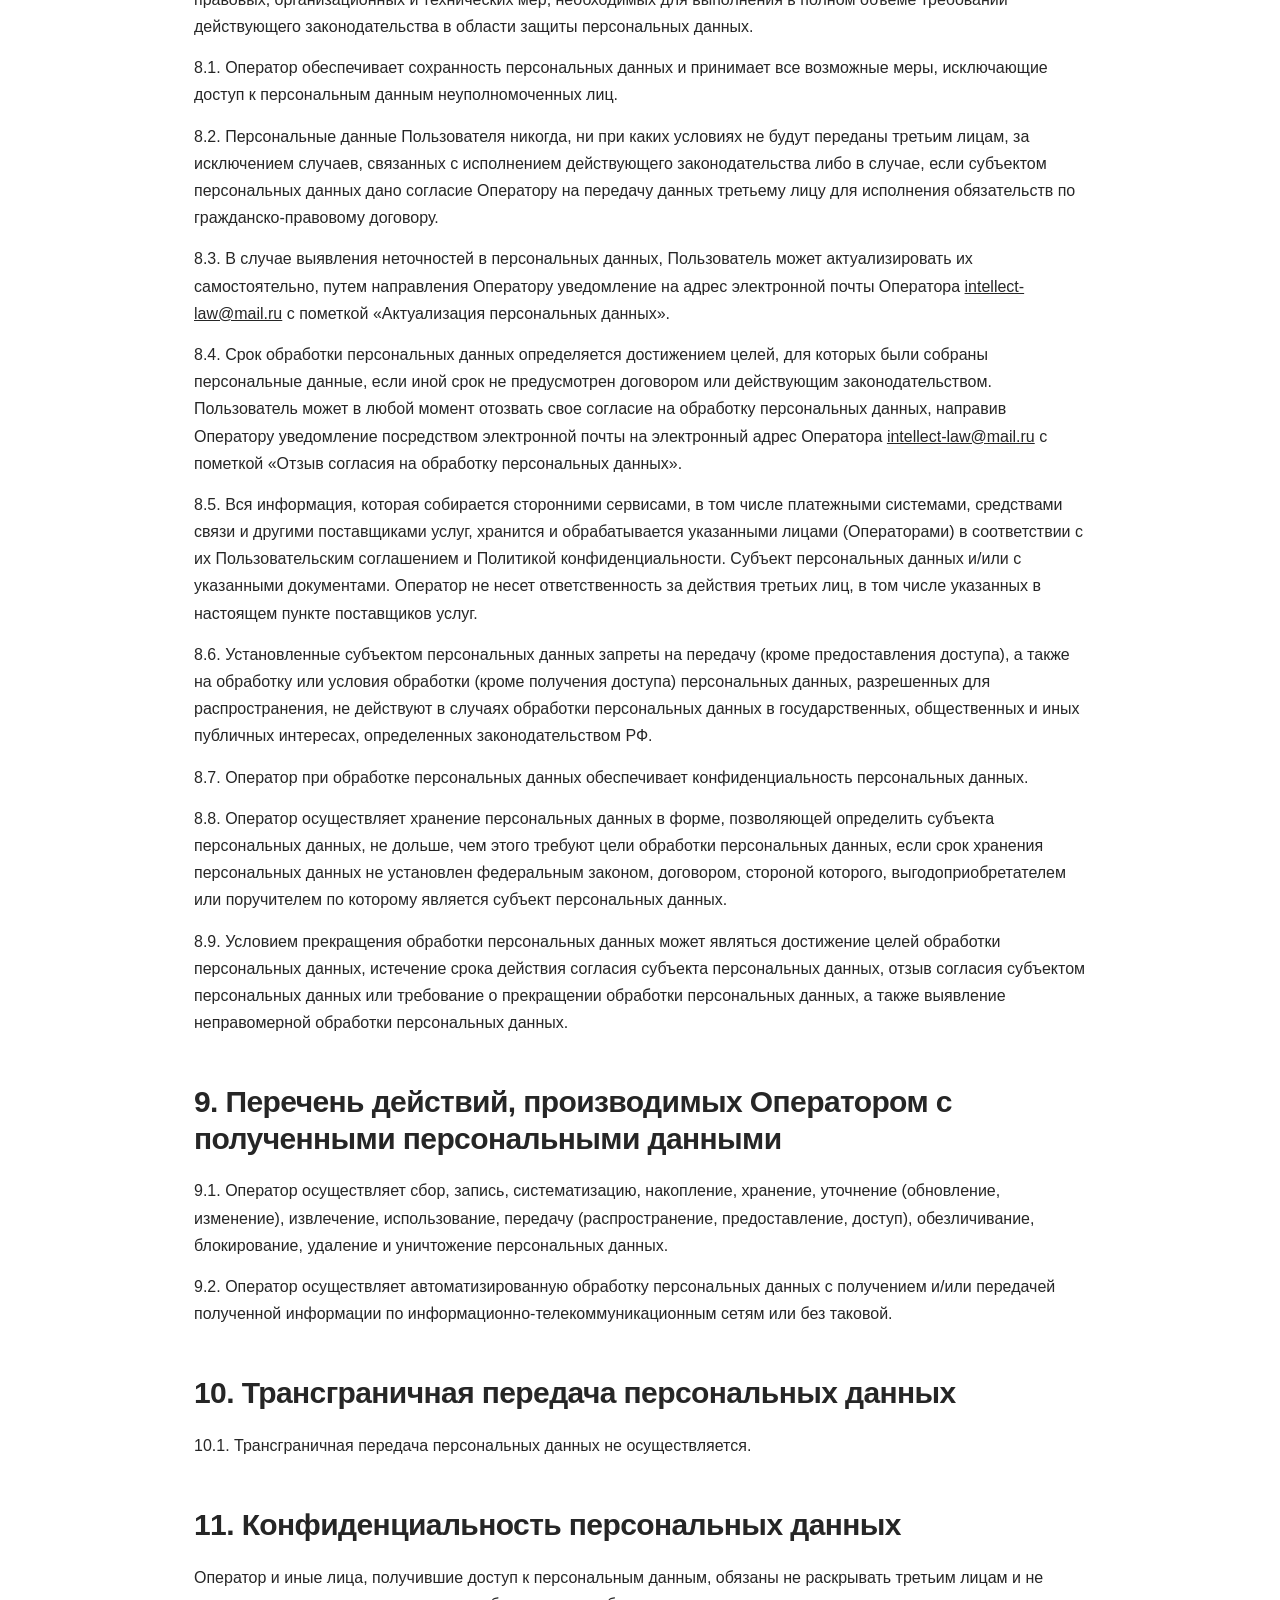
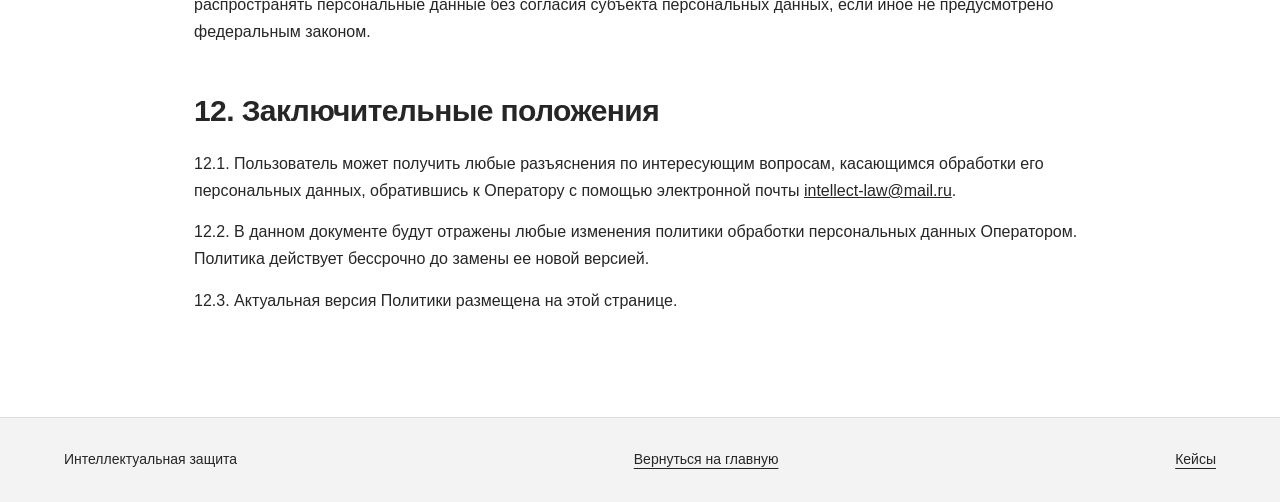
<file: privacy.html>
<!doctype html>
<html lang="ru"><head><meta charset="utf-8"><meta name="viewport" content="width=device-width,initial-scale=1"><title>Политика конфиденциальности — Интеллектуальная защита</title><meta name="description" content="Полный текст политики обработки персональных данных с официального сайта компании.">
<style>
:root{--ink:#262626;--red:#d3271d;--muted:#616161;--line:#ddd;--paper:#f3f3f3;--space:clamp(22px,5vw,70px)}*{box-sizing:border-box}html{scroll-behavior:smooth}body{margin:0;background:white;color:var(--ink);font:16px/1.7 Arial,sans-serif}a{color:inherit}a:focus-visible{outline:2px solid var(--red);outline-offset:4px}.bar{display:flex;align-items:center;justify-content:space-between;gap:20px;padding:14px var(--space);border-bottom:1px solid var(--line)}.bar img{display:block;width:min(180px,45vw);height:auto}.back{font-size:14px;text-decoration:none;border-bottom:1px solid}.hero{background:var(--paper);padding:clamp(64px,9vw,125px) var(--space)}.eyebrow{font-size:12px;letter-spacing:.09em;text-transform:uppercase;color:var(--red);font-weight:700}h1{font-size:clamp(38px,6vw,76px);letter-spacing:-.04em;line-height:1.02;max-width:1000px;font-weight:500;margin:24px 0}.hero p{max-width:760px;margin:0;font-size:16px;color:var(--muted)}.layout{max-width:1020px;margin:auto;padding:clamp(50px,7vw,105px) var(--space)}.notice{background:#f5f5f5;border-left:3px solid var(--red);padding:18px 22px;margin-bottom:42px;color:#4e4e4e}.notice p{margin:0}.document h2{font-size:clamp(23px,2.4vw,30px);line-height:1.22;letter-spacing:-.02em;margin:48px 0 20px}.document p{margin:0 0 14px;overflow-wrap:anywhere}.document .doc-item{padding-left:18px;text-indent:-18px}.document .document__title{font-size:clamp(23px,2.4vw,30px)}.foot{padding:30px var(--space);background:var(--paper);border-top:1px solid var(--line);font-size:14px;display:flex;flex-wrap:wrap;gap:18px;justify-content:space-between}.foot a{text-underline-offset:4px}@media(max-width:600px){.hero{padding-top:70px}.layout{padding-top:45px}.bar{gap:10px}.back{white-space:nowrap}}
</style><link rel="stylesheet" href="assets/cookie-notice.css?v=20261111d">
</head><body><header class="bar"><a href="index.html" aria-label="На главную"><img src="assets/trademark-black-white.png?v=20261113" width="381" height="83" alt="Интеллектуальная защита"></a><a class="back" href="index.html">← На главную</a></header><main><section class="hero"><div class="eyebrow">Документы / Персональные данные</div><h1>Политика конфиденциальности.</h1><p>Полный текст политики в отношении обработки персональных данных.</p></section><div class="layout"><article class="document" id="personal-data">
<h2 class="document__title">Политика в отношении обработки персональных данных</h2>
<h2>1. Общие положения</h2>
<p>Настоящая политика обработки персональных данных составлена в соответствии с требованиями Федерального закона от 27.07.2006. № 152-ФЗ «О персональных данных» (далее — Закон о персональных данных) и определяет порядок обработки персональных данных и меры по обеспечению безопасности персональных данных, предпринимаемые Интеллектуальная защита (далее — Оператор).</p>
<p>1.1. Оператор ставит своей важнейшей целью и условием осуществления своей деятельности соблюдение прав и свобод человека и гражданина при обработке его персональных данных, в том числе защиты прав на неприкосновенность частной жизни, личную и семейную тайну.</p>
<p>1.2. Настоящая политика Оператора в отношении обработки персональных данных (далее — Политика) применяется ко всей информации, которую Оператор может получить о посетителях настоящего сайта.</p>
<h2>2. Основные понятия, используемые в Политике</h2>
<p>2.1. Автоматизированная обработка персональных данных — обработка персональных данных с помощью средств вычислительной техники.</p>
<p>2.2. Блокирование персональных данных — временное прекращение обработки персональных данных (за исключением случаев, если обработка необходима для уточнения персональных данных).</p>
<p>2.3. Веб-сайт — совокупность графических и информационных материалов, а также программ для ЭВМ и баз данных, обеспечивающих их доступность в сети Интернет.</p>
<p>2.4. Информационная система персональных данных — совокупность содержащихся в базах данных персональных данных и обеспечивающих их обработку информационных технологий и технических средств.</p>
<p>2.5. Обезличивание персональных данных — действия, в результате которых невозможно определить без использования дополнительной информации принадлежность персональных данных конкретному Пользователю или иному субъекту персональных данных.</p>
<p>2.6. Обработка персональных данных — любое действие (операция) или совокупность действий (операций), совершаемых с использованием средств автоматизации или без использования таких средств с персональными данными, включая сбор, запись, систематизацию, накопление, хранение, уточнение (обновление, изменение), извлечение, использование, передачу (распространение, предоставление, доступ), обезличивание, блокирование, удаление, уничтожение персональных данных.</p>
<p>2.7. Оператор — государственный орган, муниципальный орган, юридическое или физическое лицо, самостоятельно или совместно с другими лицами организующие и/или осуществляющие обработку персональных данных, а также определяющие цели обработки персональных данных, состав персональных данных, подлежащих обработке, действия (операции), совершаемые с персональными данными.</p>
<p>2.8. Персональные данные — любая информация, относящаяся прямо или косвенно к определенному или определяемому пользователю настоящего сайта.</p>
<p>2.9. Персональные данные, разрешенные субъектом персональных данных для распространения, — персональные данные, доступ неограниченного круга лиц к которым предоставлен субъектом персональных данных путем дачи согласия на обработку персональных данных, разрешенных субъектом персональных данных для распространения в порядке, предусмотренном Законом о персональных данных (далее — персональные данные, разрешенные для распространения).</p>
<p>2.10. Пользователь — любой посетитель настоящего сайта.</p>
<p>2.11. Предоставление персональных данных — действия, направленные на раскрытие персональных данных определенному лицу или определенному кругу лиц.</p>
<p>2.12. Распространение персональных данных — любые действия, направленные на раскрытие персональных данных неопределенному кругу лиц (передача персональных данных) или на ознакомление с персональными данными неограниченного круга лиц, в том числе обнародование персональных данных в средствах массовой информации, размещение в информационно-телекоммуникационных сетях или предоставление доступа к персональным данным каким-либо иным способом.</p>
<p>2.13. Трансграничная передача персональных данных — передача персональных данных на территорию иностранного государства органу власти иностранного государства, иностранному физическому или иностранному юридическому лицу.</p>
<p>2.14. Уничтожение персональных данных — любые действия, в результате которых персональные данные уничтожаются безвозвратно с невозможностью дальнейшего восстановления содержания персональных данных в информационной системе персональных данных и/или уничтожаются материальные носители персональных данных.</p>
<h2>3. Основные права и обязанности Оператора</h2>
<p>3.1. Оператор имеет право:</p>
<p class="doc-item">— получать от субъекта персональных данных достоверные информацию и/или документы, содержащие персональные данные;</p>
<p class="doc-item">— в случае отзыва субъектом персональных данных согласия на обработку персональных данных, а также, направления обращения с требованием о прекращении обработки персональных данных, Оператор вправе продолжить обработку персональных данных без согласия субъекта персональных данных при наличии оснований, указанных в Законе о персональных данных;</p>
<p class="doc-item">— самостоятельно определять состав и перечень мер, необходимых и достаточных для обеспечения выполнения обязанностей, предусмотренных Законом о персональных данных и принятыми в соответствии с ним нормативными правовыми актами, если иное не предусмотрено Законом о персональных данных или другими федеральными законами.</p>
<p>3.2. Оператор обязан:</p>
<p class="doc-item">— предоставлять субъекту персональных данных по его просьбе информацию, касающуюся обработки его персональных данных;</p>
<p class="doc-item">— организовывать обработку персональных данных в порядке, установленном действующим законодательством РФ;</p>
<p class="doc-item">— отвечать на обращения и запросы субъектов персональных данных и их законных представителей в соответствии с требованиями Закона о персональных данных;</p>
<p class="doc-item">— сообщать в уполномоченный орган по защите прав субъектов персональных данных по запросу этого органа необходимую информацию в течение 10 дней с даты получения такого запроса;</p>
<p class="doc-item">— публиковать или иным образом обеспечивать неограниченный доступ к настоящей Политике в отношении обработки персональных данных;</p>
<p class="doc-item">— принимать правовые, организационные и технические меры для защиты персональных данных от неправомерного или случайного доступа к ним, уничтожения, изменения, блокирования, копирования, предоставления, распространения персональных данных, а также от иных неправомерных действий в отношении персональных данных;</p>
<p class="doc-item">— прекратить передачу (распространение, предоставление, доступ) персональных данных, прекратить обработку и уничтожить персональные данные в порядке и случаях, предусмотренных Законом о персональных данных;</p>
<p class="doc-item">— исполнять иные обязанности, предусмотренные Законом о персональных данных.</p>
<h2>4. Основные права и обязанности субъектов персональных данных</h2>
<p>4.1. Субъекты персональных данных имеют право:</p>
<p class="doc-item">— получать информацию, касающуюся обработки его персональных данных, за исключением случаев, предусмотренных федеральными законами. Сведения предоставляются субъекту персональных данных Оператором в доступной форме, и в них не должны содержаться персональные данные, относящиеся к другим субъектам персональных данных, за исключением случаев, когда имеются законные основания для раскрытия таких персональных данных. Перечень информации и порядок ее получения установлен Законом о персональных данных;</p>
<p class="doc-item">— требовать от оператора уточнения его персональных данных, их блокирования или уничтожения в случае, если персональные данные являются неполными, устаревшими, неточными, незаконно полученными или не являются необходимыми для заявленной цели обработки, а также принимать предусмотренные законом меры по защите своих прав;</p>
<p class="doc-item">— выдвигать условие предварительного согласия при обработке персональных данных в целях продвижения на рынке товаров, работ и услуг;</p>
<p class="doc-item">— на отзыв согласия на обработку персональных данных, а также, на направление требования о прекращении обработки персональных данных;</p>
<p class="doc-item">— обжаловать в уполномоченный орган по защите прав субъектов персональных данных или в судебном порядке неправомерные действия или бездействие Оператора при обработке его персональных данных;</p>
<p class="doc-item">— на осуществление иных прав, предусмотренных законодательством РФ.</p>
<p>4.2. Субъекты персональных данных обязаны:</p>
<p class="doc-item">— предоставлять Оператору достоверные данные о себе;</p>
<p class="doc-item">— сообщать Оператору об уточнении (обновлении, изменении) своих персональных данных.</p>
<p>4.3. Лица, передавшие Оператору недостоверные сведения о себе, либо сведения о другом субъекте персональных данных без согласия последнего, несут ответственность в соответствии с законодательством РФ.</p>
<h2>5. Принципы обработки персональных данных</h2>
<p>5.1. Обработка персональных данных осуществляется на законной и справедливой основе.</p>
<p>5.2. Обработка персональных данных ограничивается достижением конкретных, заранее определенных и законных целей. Не допускается обработка персональных данных, несовместимая с целями сбора персональных данных.</p>
<p>5.3. Не допускается объединение баз данных, содержащих персональные данные, обработка которых осуществляется в целях, несовместимых между собой.</p>
<p>5.4. Обработке подлежат только персональные данные, которые отвечают целям их обработки.</p>
<p>5.5. Содержание и объем обрабатываемых персональных данных соответствуют заявленным целям обработки. Не допускается избыточность обрабатываемых персональных данных по отношению к заявленным целям их обработки.</p>
<p>5.6. При обработке персональных данных обеспечивается точность персональных данных, их достаточность, а в необходимых случаях и актуальность по отношению к целям обработки персональных данных. Оператор принимает необходимые меры и/или обеспечивает их принятие по удалению или уточнению неполных или неточных данных.</p>
<p>5.7. Хранение персональных данных осуществляется в форме, позволяющей определить субъекта персональных данных, не дольше, чем этого требуют цели обработки персональных данных, если срок хранения персональных данных не установлен федеральным законом, договором, стороной которого, выгодоприобретателем или поручителем по которому является субъект персональных данных. Обрабатываемые персональные данные уничтожаются либо обезличиваются по достижении целей обработки или в случае утраты необходимости в достижении этих целей, если иное не предусмотрено федеральным законом.</p>
<h2>6. Цели обработки персональных данных</h2>
<p>Цели обработки: предоставление доступа Пользователю к сервисам, информации и/или материалам, содержащимся на веб-сайте, обеспечение соблюдения законов и иных нормативных правовых актов, оказание юридических услуг;</p>
<p>Персональные данные • фамилия, имя, отчество</p>
<p class="doc-item">• номера телефонов</p>
<p>Правовые основания • уставные (учредительные) документы Оператора</p>
<p class="doc-item">• договоры, заключаемые между оператором и субъектом персональных данных</p>
<p>Виды обработки персональных данных • сбор, запись, систематизация, накопление, хранение, уточнение (обновление, изменение), извлечение, использование, передача (распространение, предоставление, доступ), обезличивание, блокирование, удаление, уничтожение персональных данных.</p>
<h2>7. Условия обработки персональных данных</h2>
<p>7.1. Обработка персональных данных осуществляется с согласия субъекта персональных данных на обработку его персональных данных.</p>
<p>7.2. Обработка персональных данных необходима для достижения целей, предусмотренных международным договором Российской Федерации или законом, для осуществления возложенных законодательством Российской Федерации на оператора функций, полномочий и обязанностей.</p>
<p>7.3. Обработка персональных данных необходима для осуществления правосудия, исполнения судебного акта, акта другого органа или должностного лица, подлежащих исполнению в соответствии с законодательством Российской Федерации об исполнительном производстве.</p>
<p>7.4. Обработка персональных данных необходима для исполнения договора, стороной которого либо выгодоприобретателем или поручителем по которому является субъект персональных данных, а также для заключения договора по инициативе субъекта персональных данных или договора, по которому субъект персональных данных будет являться выгодоприобретателем или поручителем.</p>
<p>7.5. Обработка персональных данных необходима для осуществления прав и законных интересов оператора или третьих лиц либо для достижения общественно значимых целей при условии, что при этом не нарушаются права и свободы субъекта персональных данных.</p>
<p>7.6. Осуществляется обработка персональных данных, доступ неограниченного круга лиц к которым предоставлен субъектом персональных данных либо по его просьбе (далее — общедоступные персональные данные).</p>
<p>7.7. Осуществляется обработка персональных данных, подлежащих опубликованию или обязательному раскрытию в соответствии с федеральным законом.</p>
<h2>8. Порядок сбора, хранения, передачи и других видов обработки персональных данных</h2>
<p>Безопасность персональных данных, которые обрабатываются Оператором, обеспечивается путем реализации правовых, организационных и технических мер, необходимых для выполнения в полном объеме требований действующего законодательства в области защиты персональных данных.</p>
<p>8.1. Оператор обеспечивает сохранность персональных данных и принимает все возможные меры, исключающие доступ к персональным данным неуполномоченных лиц.</p>
<p>8.2. Персональные данные Пользователя никогда, ни при каких условиях не будут переданы третьим лицам, за исключением случаев, связанных с исполнением действующего законодательства либо в случае, если субъектом персональных данных дано согласие Оператору на передачу данных третьему лицу для исполнения обязательств по гражданско-правовому договору.</p>
<p>8.3. В случае выявления неточностей в персональных данных, Пользователь может актуализировать их самостоятельно, путем направления Оператору уведомление на адрес электронной почты Оператора <a href="mailto:intellect-law@mail.ru">intellect-law@mail.ru</a> с пометкой «Актуализация персональных данных».</p>
<p>8.4. Срок обработки персональных данных определяется достижением целей, для которых были собраны персональные данные, если иной срок не предусмотрен договором или действующим законодательством. Пользователь может в любой момент отозвать свое согласие на обработку персональных данных, направив Оператору уведомление посредством электронной почты на электронный адрес Оператора <a href="mailto:intellect-law@mail.ru">intellect-law@mail.ru</a> с пометкой «Отзыв согласия на обработку персональных данных».</p>
<p>8.5. Вся информация, которая собирается сторонними сервисами, в том числе платежными системами, средствами связи и другими поставщиками услуг, хранится и обрабатывается указанными лицами (Операторами) в соответствии с их Пользовательским соглашением и Политикой конфиденциальности. Субъект персональных данных и/или с указанными документами. Оператор не несет ответственность за действия третьих лиц, в том числе указанных в настоящем пункте поставщиков услуг.</p>
<p>8.6. Установленные субъектом персональных данных запреты на передачу (кроме предоставления доступа), а также на обработку или условия обработки (кроме получения доступа) персональных данных, разрешенных для распространения, не действуют в случаях обработки персональных данных в государственных, общественных и иных публичных интересах, определенных законодательством РФ.</p>
<p>8.7. Оператор при обработке персональных данных обеспечивает конфиденциальность персональных данных.</p>
<p>8.8. Оператор осуществляет хранение персональных данных в форме, позволяющей определить субъекта персональных данных, не дольше, чем этого требуют цели обработки персональных данных, если срок хранения персональных данных не установлен федеральным законом, договором, стороной которого, выгодоприобретателем или поручителем по которому является субъект персональных данных.</p>
<p>8.9. Условием прекращения обработки персональных данных может являться достижение целей обработки персональных данных, истечение срока действия согласия субъекта персональных данных, отзыв согласия субъектом персональных данных или требование о прекращении обработки персональных данных, а также выявление неправомерной обработки персональных данных.</p>
<h2>9. Перечень действий, производимых Оператором с полученными персональными данными</h2>
<p>9.1. Оператор осуществляет сбор, запись, систематизацию, накопление, хранение, уточнение (обновление, изменение), извлечение, использование, передачу (распространение, предоставление, доступ), обезличивание, блокирование, удаление и уничтожение персональных данных.</p>
<p>9.2. Оператор осуществляет автоматизированную обработку персональных данных с получением и/или передачей полученной информации по информационно-телекоммуникационным сетям или без таковой.</p>
<h2>10. Трансграничная передача персональных данных</h2>
<p>10.1. Трансграничная передача персональных данных не осуществляется.</p>
<h2>11. Конфиденциальность персональных данных</h2>
<p>Оператор и иные лица, получившие доступ к персональным данным, обязаны не раскрывать третьим лицам и не распространять персональные данные без согласия субъекта персональных данных, если иное не предусмотрено федеральным законом.</p>
<h2>12. Заключительные положения</h2>
<p>12.1. Пользователь может получить любые разъяснения по интересующим вопросам, касающимся обработки его персональных данных, обратившись к Оператору с помощью электронной почты <a href="mailto:intellect-law@mail.ru">intellect-law@mail.ru</a>.</p>
<p>12.2. В данном документе будут отражены любые изменения политики обработки персональных данных Оператором. Политика действует бессрочно до замены ее новой версией.</p>
<p>12.3. Актуальная версия Политики размещена на этой странице.</p>
</article></div></main><footer class="foot"><span>Интеллектуальная защита</span><a href="index.html">Вернуться на главную</a><a href="cases.html">Кейсы</a></footer><aside class="cookie-notice" data-cookie-notice aria-label="Уведомление о cookies" hidden><p class="cookie-notice__copy">Мы используем Яндекс Метрику и файлы cookie. <a href="privacy.html">Подробнее — в политике</a></p><button class="cookie-notice__button" type="button" data-cookie-close>Понятно</button></aside><script src="assets/cookie-notice.js?v=20261111d" defer></script>
</body></html>
</file>
<file: assets/cookie-notice.css>
[data-cookie-notice][hidden]{display:none!important}
.cookie-notice{position:fixed;z-index:9999;left:clamp(16px,3vw,42px);bottom:max(16px,env(safe-area-inset-bottom));width:min(410px,calc(100vw - 32px));display:grid;grid-template-columns:minmax(0,1fr) auto;column-gap:24px;align-items:end;padding:22px 24px 21px;background:#f4f3f1;color:#262626;border:1px solid rgba(38,38,38,.13);box-shadow:0 14px 45px rgba(21,21,21,.16);font:400 14px/1.48 "Golos Text",Arial,sans-serif}
.cookie-notice:before{content:"";position:absolute;top:-1px;left:-1px;width:38px;height:3px;background:#d3271d}
.cookie-notice__copy{margin:0;max-width:265px;letter-spacing:-.01em}.cookie-notice__copy a{color:#a1221b;text-decoration:none;border-bottom:1px solid rgba(161,34,27,.45);transition:border-color .2s}.cookie-notice__copy a:hover{border-color:currentColor}
.cookie-notice__button{position:relative;isolation:isolate;overflow:hidden;min-height:42px;min-width:92px;padding:0 17px;border:0;border-radius:0;background:#262626;color:white;font:500 13px/1 "Golos Text",Arial,sans-serif;cursor:pointer}.cookie-notice__button:before{content:"";position:absolute;inset:0;z-index:-1;background:#d3271d;transform:translateY(101%);transition:transform .4s cubic-bezier(.7,0,.2,1)}.cookie-notice__button:hover:before{transform:translateY(0)}
.cookie-notice__button:focus-visible,.cookie-notice a:focus-visible{outline:2px solid #d3271d;outline-offset:4px}
@media(max-width:600px){
  .cookie-notice{left:0;right:0;bottom:0;width:100%;grid-template-columns:minmax(0,1fr) auto;gap:12px;align-items:center;padding:10px 14px calc(10px + env(safe-area-inset-bottom,0px));font-size:12px;line-height:1.3;box-shadow:0 -5px 20px rgba(21,21,21,.12)}
  .cookie-notice__copy{max-width:none;font-size:12px;line-height:1.3}
  .cookie-notice__button{min-width:74px;min-height:40px;padding:0 10px;font-size:12px}
  body.cookie-notice-open{padding-bottom:var(--cookie-notice-height,80px)}
  html:has(body.cookie-notice-open){scroll-padding-bottom:var(--cookie-notice-height,80px)}
}
@media(prefers-reduced-motion:reduce){.cookie-notice__button:before,.cookie-notice__copy a{transition:none}}
</file>
